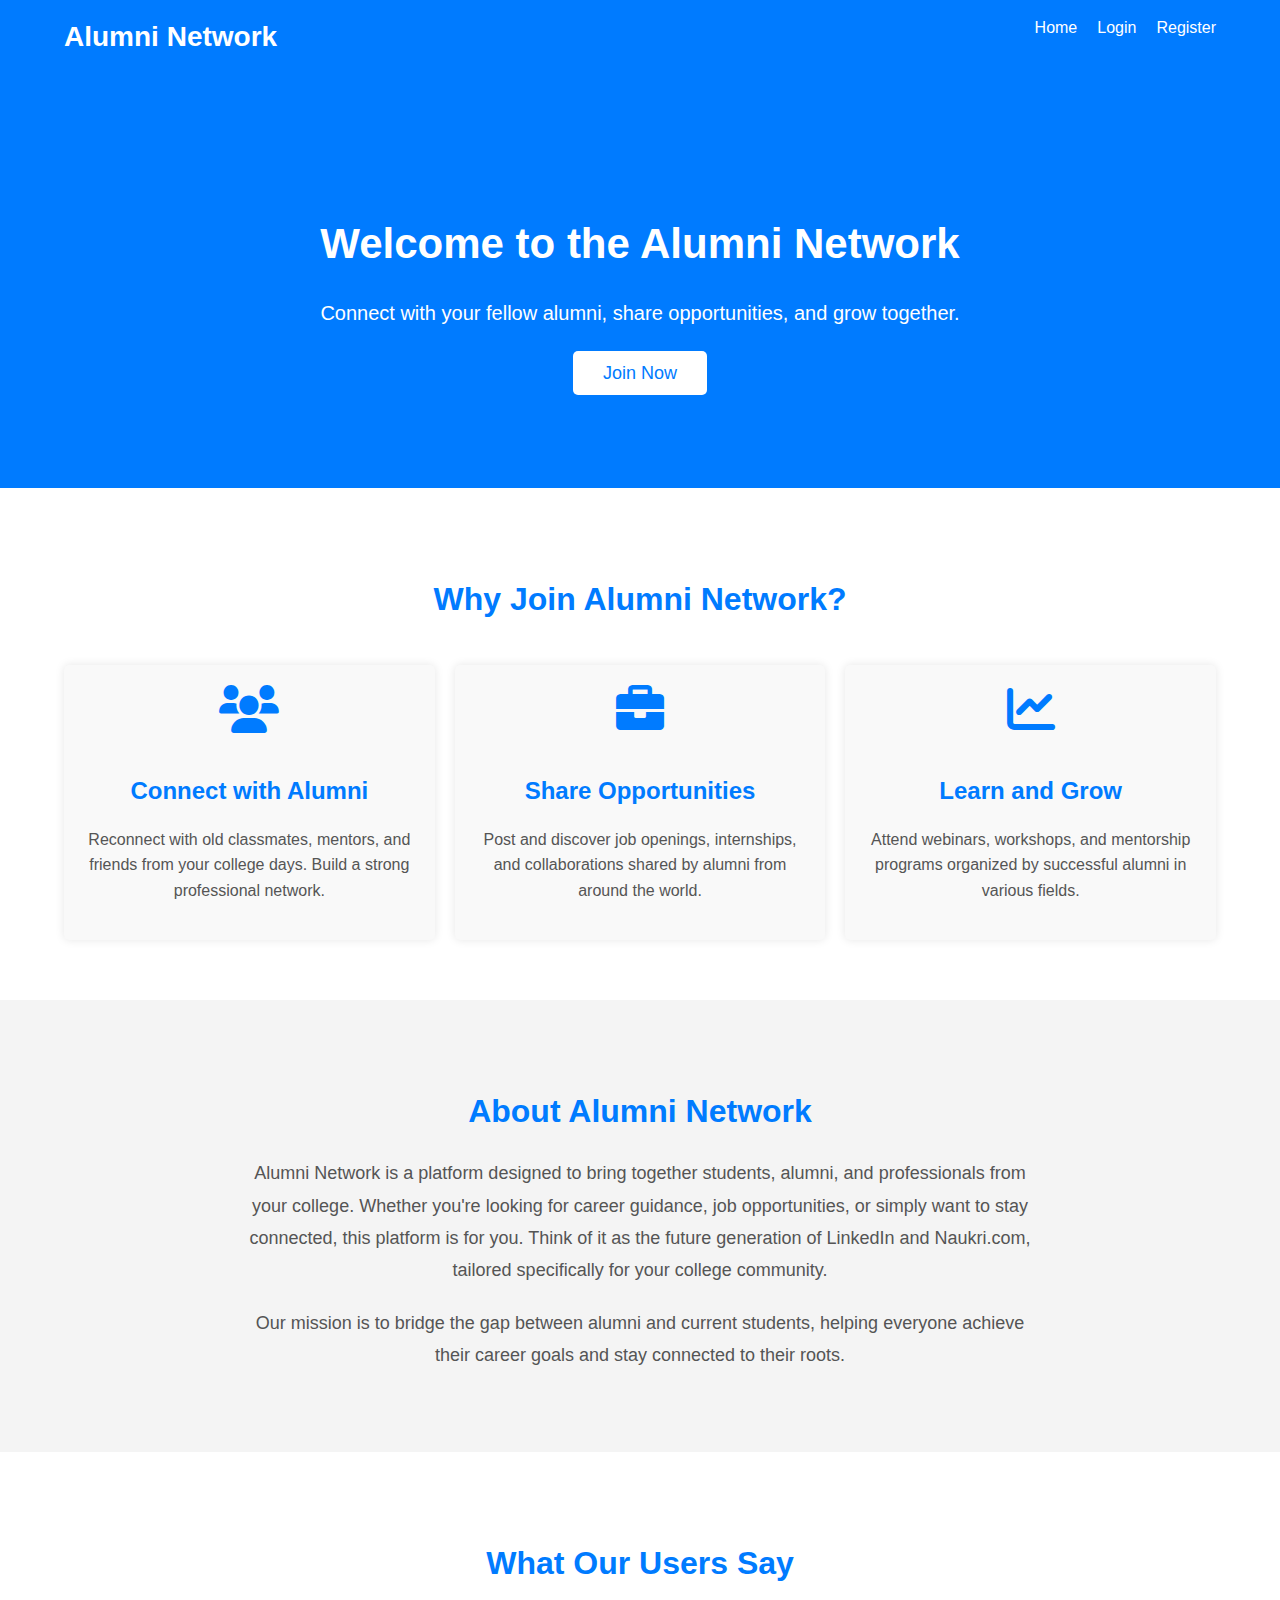
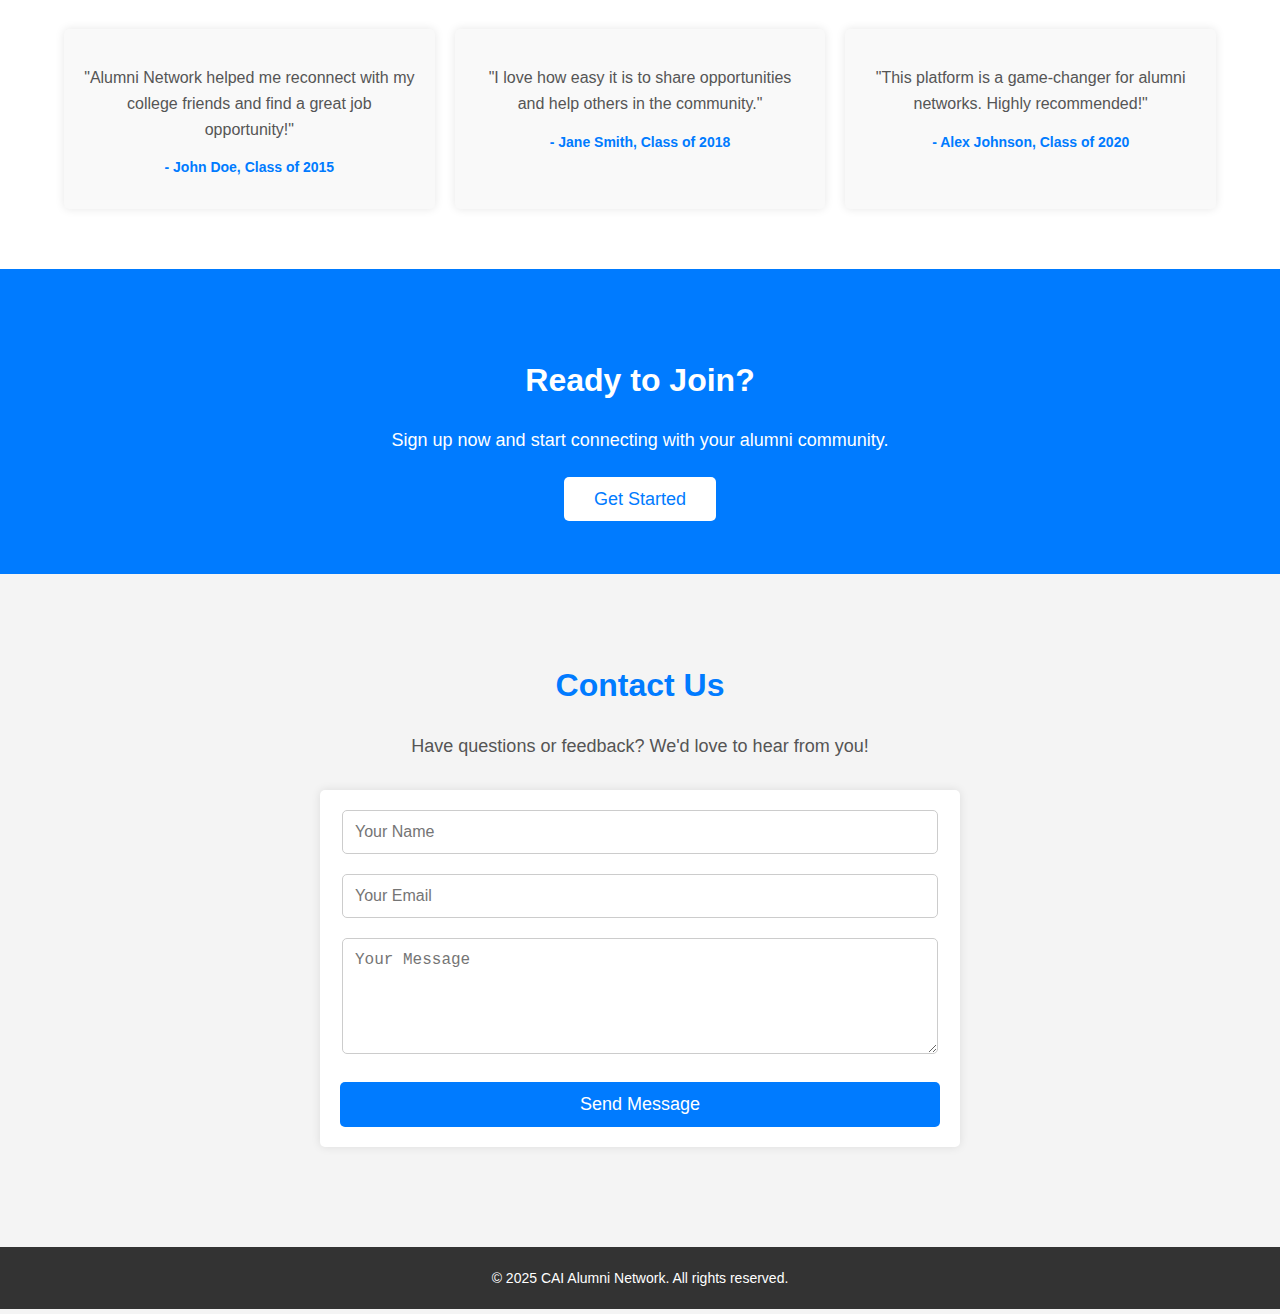
<file: index.html>
<!DOCTYPE html>
<html lang="en">
<head>
  <meta charset="UTF-8">
  <meta name="viewport" content="width=device-width, initial-scale=1.0">
  <title>Alumni Network</title>
  <link rel="stylesheet" href="css/styles.css">
  
  <!-- Add Font Awesome for Icons -->
  <link rel="stylesheet" href="https://cdnjs.cloudflare.com/ajax/libs/font-awesome/6.0.0/css/all.min.css">
</head>
<body>
  <header>
    <div class="container">
      <h1>Alumni Network</h1>
      <nav>
        <ul>
          <li><a href="index.html">Home</a></li>
          <li><a href="login.html">Login</a></li>
          <li><a href="register.html">Register</a></li>
        </ul>
      </nav>
    </div>
  </header>

  <section class="hero">
    <div class="container">
      <h2>Welcome to the Alumni Network</h2>
      <p>Connect with your fellow alumni, share opportunities, and grow together.</p>
      <a href="register.html" class="btn">Join Now</a>
    </div>
  </section>

  <section class="features">
    <div class="container">
      <h2>Why Join Alumni Network?</h2>
      <div class="feature-grid">
        <div class="feature-item">
          <i class="fas fa-users fa-3x"></i>
          <h3>Connect with Alumni</h3>
          <p>Reconnect with old classmates, mentors, and friends from your college days. Build a strong professional network.</p>
        </div>
        <div class="feature-item">
          <i class="fas fa-briefcase fa-3x"></i>
          <h3>Share Opportunities</h3>
          <p>Post and discover job openings, internships, and collaborations shared by alumni from around the world.</p>
        </div>
        <div class="feature-item">
          <i class="fas fa-chart-line fa-3x"></i>
          <h3>Learn and Grow</h3>
          <p>Attend webinars, workshops, and mentorship programs organized by successful alumni in various fields.</p>
        </div>
      </div>
    </div>
  </section>

  <section class="about">
    <div class="container">
      <h2>About Alumni Network</h2>
      <p>
        Alumni Network is a platform designed to bring together students, alumni, and professionals from your college. 
        Whether you're looking for career guidance, job opportunities, or simply want to stay connected, this platform is for you. 
        Think of it as the future generation of LinkedIn and Naukri.com, tailored specifically for your college community.
      </p>
      <p>
        Our mission is to bridge the gap between alumni and current students, helping everyone achieve their career goals 
        and stay connected to their roots.
      </p>
    </div>
  </section>

  <section class="testimonials">
    <div class="container">
      <h2>What Our Users Say</h2>
      <div class="testimonial-grid">
        <div class="testimonial-item">
          <p>"Alumni Network helped me reconnect with my college friends and find a great job opportunity!"</p>
          <p class="author">- John Doe, Class of 2015</p>
        </div>
        <div class="testimonial-item">
          <p>"I love how easy it is to share opportunities and help others in the community."</p>
          <p class="author">- Jane Smith, Class of 2018</p>
        </div>
        <div class="testimonial-item">
          <p>"This platform is a game-changer for alumni networks. Highly recommended!"</p>
          <p class="author">- Alex Johnson, Class of 2020</p>
        </div>
      </div>
    </div>
  </section>

  <section class="cta">
    <div class="container">
      <h2>Ready to Join?</h2>
      <p>Sign up now and start connecting with your alumni community.</p>
      <a href="register.html" class="btn">Get Started</a>
    </div>
  </section>

  <section class="contact">
    <div class="container">
      <h2>Contact Us</h2>
      <p>Have questions or feedback? We'd love to hear from you!</p>
      <form action="#" method="POST">
        <input type="text" name="name" placeholder="Your Name" required>
        <input type="email" name="email" placeholder="Your Email" required>
        <textarea name="message" placeholder="Your Message" rows="5" required></textarea>
        <button type="submit" class="btn">Send Message</button>
      </form>
    </div>
  </section>

  <footer>
    <div class="container">
      <p>&copy; 2025 CAI Alumni Network. All rights reserved.</p>
    </div>
  </footer>
  <script src="js/script.js"></script>
</body>
</html>
</file>
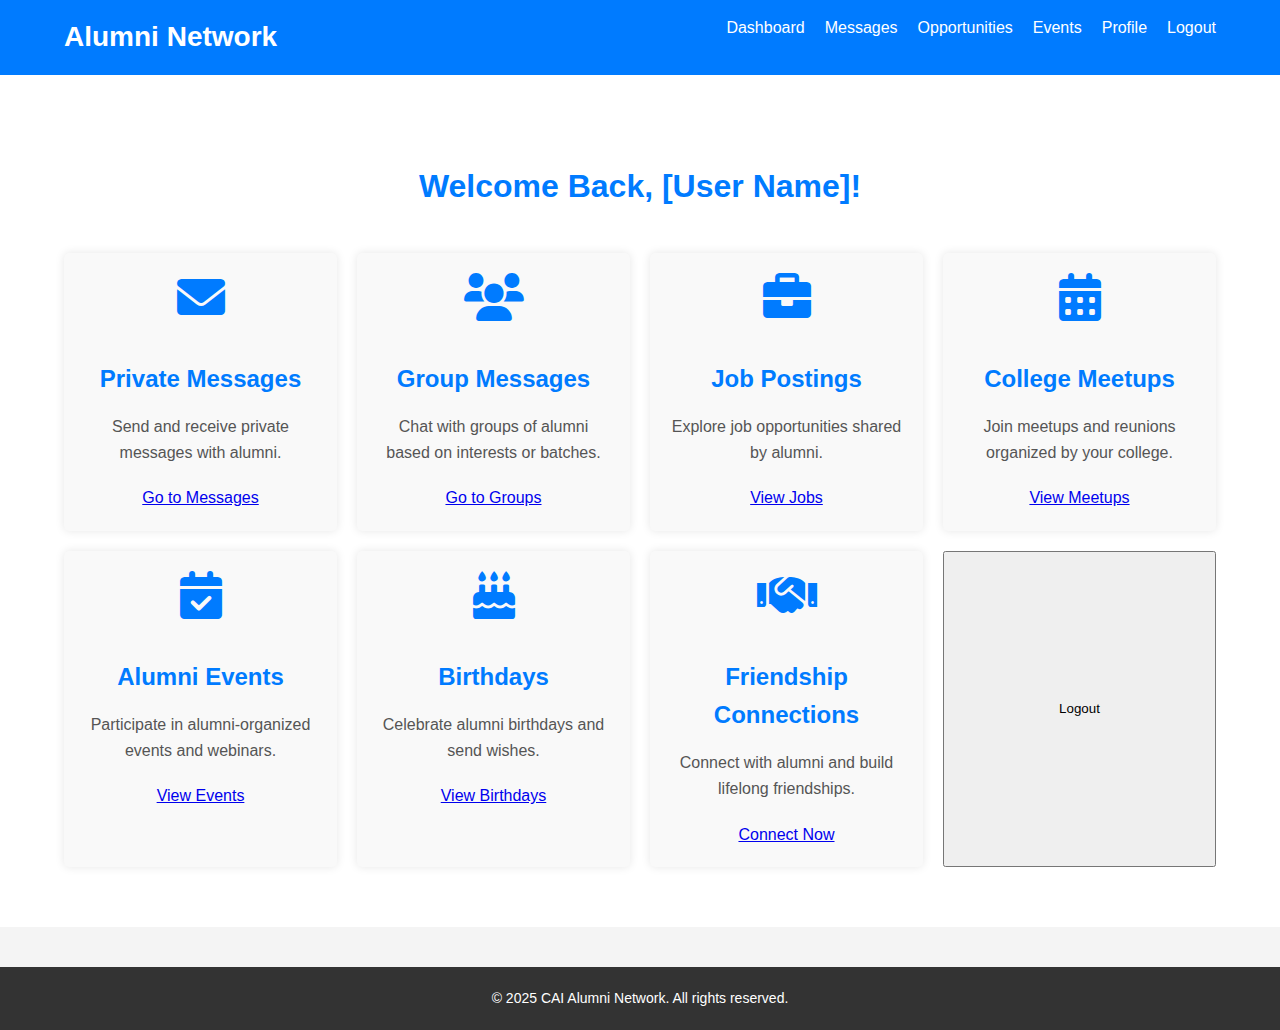
<file: dashboard.html>
<!DOCTYPE html>
<html lang="en">
<head>
  <meta charset="UTF-8">
  <meta name="viewport" content="width=device-width, initial-scale=1.0">
  <title>Dashboard - Alumni Network</title>
  <link rel="stylesheet" href="css/styles.css">
  <link rel="stylesheet" href="https://cdnjs.cloudflare.com/ajax/libs/font-awesome/6.0.0/css/all.min.css">
</head>
<body>
  <header>
    <div class="container">
      <h1>Alumni Network</h1>
      <nav>
        <ul>
          <li><a href="dashboard.html">Dashboard</a></li>
          <li><a href="messages.html">Messages</a></li>
          <li><a href="opportunities.html">Opportunities</a></li>
          <li><a href="events.html">Events</a></li>
          <li><a href="profile.html">Profile</a></li>
          <li><a href="logout.html">Logout</a></li>
        </ul>
      </nav>
    </div>
  </header>

  <section class="dashboard">
    <div class="container">
      <h2>Welcome Back, [User Name]!</h2>
      <div class="dashboard-grid">
        <!-- Private Messages -->
        <div class="dashboard-item">
          <i class="fas fa-envelope fa-3x"></i>
          <h3>Private Messages</h3>
          <p>Send and receive private messages with alumni.</p>
          <a href="messages.html" class="btn">Go to Messages</a>
        </div>

        <!-- Group Messages -->
        <div class="dashboard-item">
          <i class="fas fa-users fa-3x"></i>
          <h3>Group Messages</h3>
          <p>Chat with groups of alumni based on interests or batches.</p>
          <a href="group-messages.html" class="btn">Go to Groups</a>
        </div>

        <!-- Job Postings -->
        <div class="dashboard-item">
          <i class="fas fa-briefcase fa-3x"></i>
          <h3>Job Postings</h3>
          <p>Explore job opportunities shared by alumni.</p>
          <a href="opportunities.html" class="btn">View Jobs</a>
        </div>

        <!-- College Meetups -->
        <div class="dashboard-item">
          <i class="fas fa-calendar-alt fa-3x"></i>
          <h3>College Meetups</h3>
          <p>Join meetups and reunions organized by your college.</p>
          <a href="meetups.html" class="btn">View Meetups</a>
        </div>

        <!-- Alumni Events -->
        <div class="dashboard-item">
          <i class="fas fa-calendar-check fa-3x"></i>
          <h3>Alumni Events</h3>
          <p>Participate in alumni-organized events and webinars.</p>
          <a href="events.html" class="btn">View Events</a>
        </div>

        <!-- Birthdays -->
        <div class="dashboard-item">
          <i class="fas fa-birthday-cake fa-3x"></i>
          <h3>Birthdays</h3>
          <p>Celebrate alumni birthdays and send wishes.</p>
          <a href="birthdays.html" class="btn">View Birthdays</a>
        </div>

        <!-- Friendship Connections -->
        <div class="dashboard-item">
          <i class="fas fa-handshake fa-3x"></i>
          <h3>Friendship Connections</h3>
          <p>Connect with alumni and build lifelong friendships.</p>
          <a href="friendship.html" class="btn">Connect Now</a>
        </div>

        <button id="logoutButton" class="btn">Logout</button>
      </div>
    </div>
  </section>

  <footer>
    <div class="container">
      <p>&copy; 2025 CAI Alumni Network. All rights reserved.</p>
    </div>
  </footer>
</body>
</html>
</file>
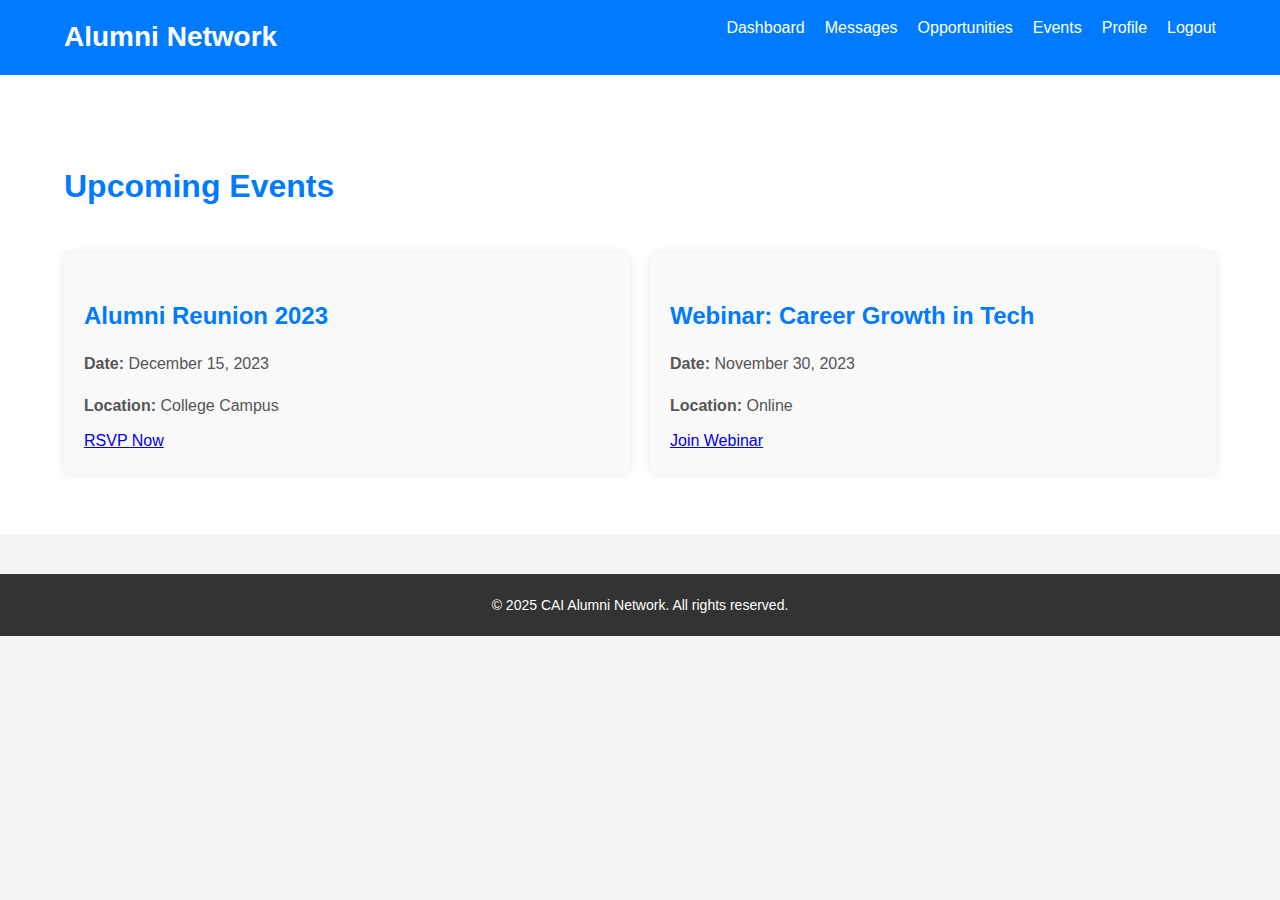
<file: events.html>
<!DOCTYPE html>
<html lang="en">
<head>
  <meta charset="UTF-8">
  <meta name="viewport" content="width=device-width, initial-scale=1.0">
  <title>Events - Alumni Network</title>
  <link rel="stylesheet" href="css/styles.css">
  <link rel="stylesheet" href="https://cdnjs.cloudflare.com/ajax/libs/font-awesome/6.0.0/css/all.min.css">
</head>
<body>
  <header>
    <div class="container">
      <h1>Alumni Network</h1>
      <nav>
        <ul>
          <li><a href="dashboard.html">Dashboard</a></li>
          <li><a href="messages.html">Messages</a></li>
          <li><a href="opportunities.html">Opportunities</a></li>
          <li><a href="events.html">Events</a></li>
          <li><a href="profile.html">Profile</a></li>
          <li><a href="logout.html">Logout</a></li>
        </ul>
      </nav>
    </div>
  </header>

  <section class="events">
    <div class="container">
      <h2>Upcoming Events</h2>
      <div class="event-list">
        <div class="event-item">
          <h3>Alumni Reunion 2023</h3>
          <p><strong>Date:</strong> December 15, 2023</p>
          <p><strong>Location:</strong> College Campus</p>
          <a href="#" class="btn">RSVP Now</a>
        </div>
        <div class="event-item">
          <h3>Webinar: Career Growth in Tech</h3>
          <p><strong>Date:</strong> November 30, 2023</p>
          <p><strong>Location:</strong> Online</p>
          <a href="#" class="btn">Join Webinar</a>
        </div>
      </div>
    </div>
  </section>

  <footer>
    <div class="container">
      <p>&copy; 2025 CAI Alumni Network. All rights reserved.</p>
    </div>
  </footer>
</body>
</html>
</file>
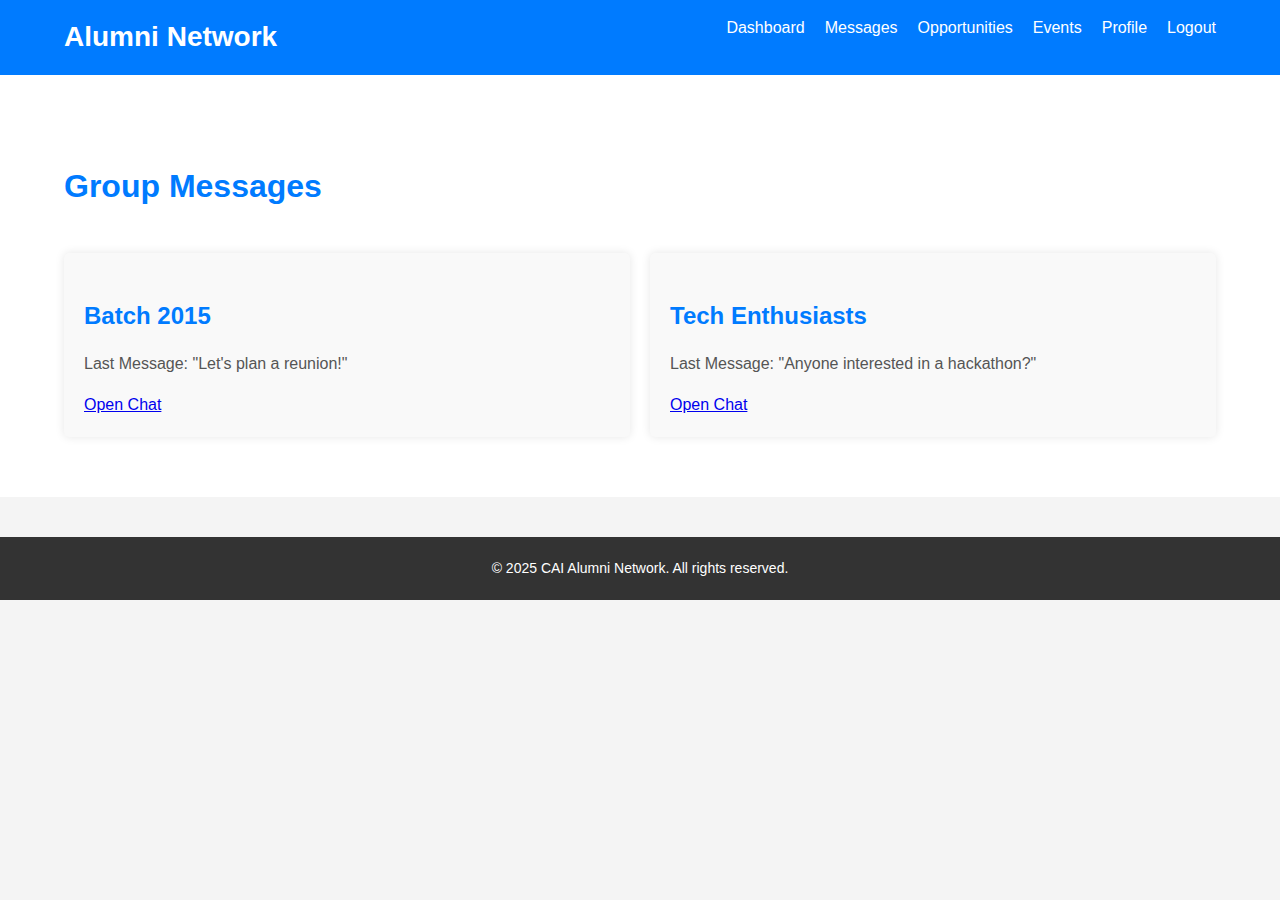
<file: group-messages.html>
<!DOCTYPE html>
<html lang="en">
<head>
  <meta charset="UTF-8">
  <meta name="viewport" content="width=device-width, initial-scale=1.0">
  <title>Group Messages - Alumni Network</title>
  <link rel="stylesheet" href="css/styles.css">
  <link rel="stylesheet" href="https://cdnjs.cloudflare.com/ajax/libs/font-awesome/6.0.0/css/all.min.css">
</head>
<body>
  <header>
    <div class="container">
      <h1>Alumni Network</h1>
      <nav>
        <ul>
          <li><a href="dashboard.html">Dashboard</a></li>
          <li><a href="messages.html">Messages</a></li>
          <li><a href="opportunities.html">Opportunities</a></li>
          <li><a href="events.html">Events</a></li>
          <li><a href="profile.html">Profile</a></li>
          <li><a href="logout.html">Logout</a></li>
        </ul>
      </nav>
    </div>
  </header>

  <section class="group-messages">
    <div class="container">
      <h2>Group Messages</h2>
      <div class="group-list">
        <div class="group-item">
          <h3>Batch 2015</h3>
          <p>Last Message: "Let's plan a reunion!"</p>
          <a href="#" class="btn">Open Chat</a>
        </div>
        <div class="group-item">
          <h3>Tech Enthusiasts</h3>
          <p>Last Message: "Anyone interested in a hackathon?"</p>
          <a href="#" class="btn">Open Chat</a>
        </div>
      </div>
    </div>
  </section>

  <footer>
    <div class="container">
      <p>&copy; 2025 CAI Alumni Network. All rights reserved.</p>
    </div>
  </footer>
</body>
</html>
</file>
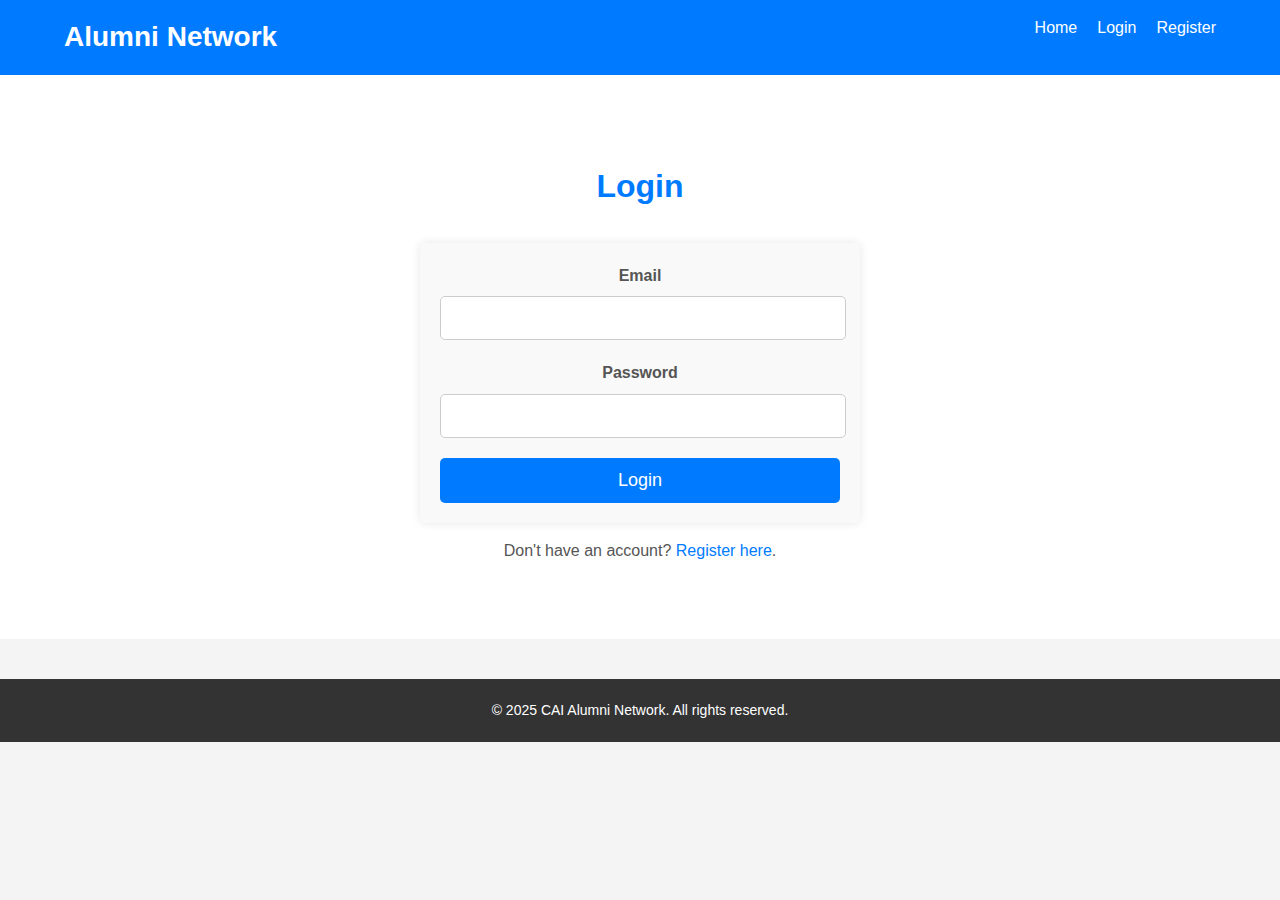
<file: login.html>
<!DOCTYPE html>
<html lang="en">
<head>
  <meta charset="UTF-8">
  <meta name="viewport" content="width=device-width, initial-scale=1.0">
  <title>Login - Alumni Network</title>
  <link rel="stylesheet" href="css/styles.css">
  <link rel="stylesheet" href="https://cdnjs.cloudflare.com/ajax/libs/font-awesome/6.0.0/css/all.min.css">
</head>
<body>
  <header>
    <div class="container">
      <h1>Alumni Network</h1>
      <nav>
        <ul>
          <li><a href="index.html">Home</a></li>
          <li><a href="login.html">Login</a></li>
          <li><a href="register.html">Register</a></li>
        </ul>
      </nav>
    </div>
  </header>

  <section class="form-section">
    <div class="container">
      <h2>Login</h2>
      <form id="loginForm">
        <label for="email">Email</label>
        <input type="email" id="email" name="email" required>
        
        <label for="password">Password</label>
        <input type="password" id="password" name="password" required>
        
        <button type="submit" class="btn">Login</button>
      </form>
      <p>Don't have an account? <a href="register.html">Register here</a>.</p>
    </div>
  </section>

  <footer>
    <div class="container">
      <p>&copy; 2025 CAI Alumni Network. All rights reserved.</p>
    </div>
  </footer>

  <script src="js/script.js"></script>
</body>
</html>
</file>
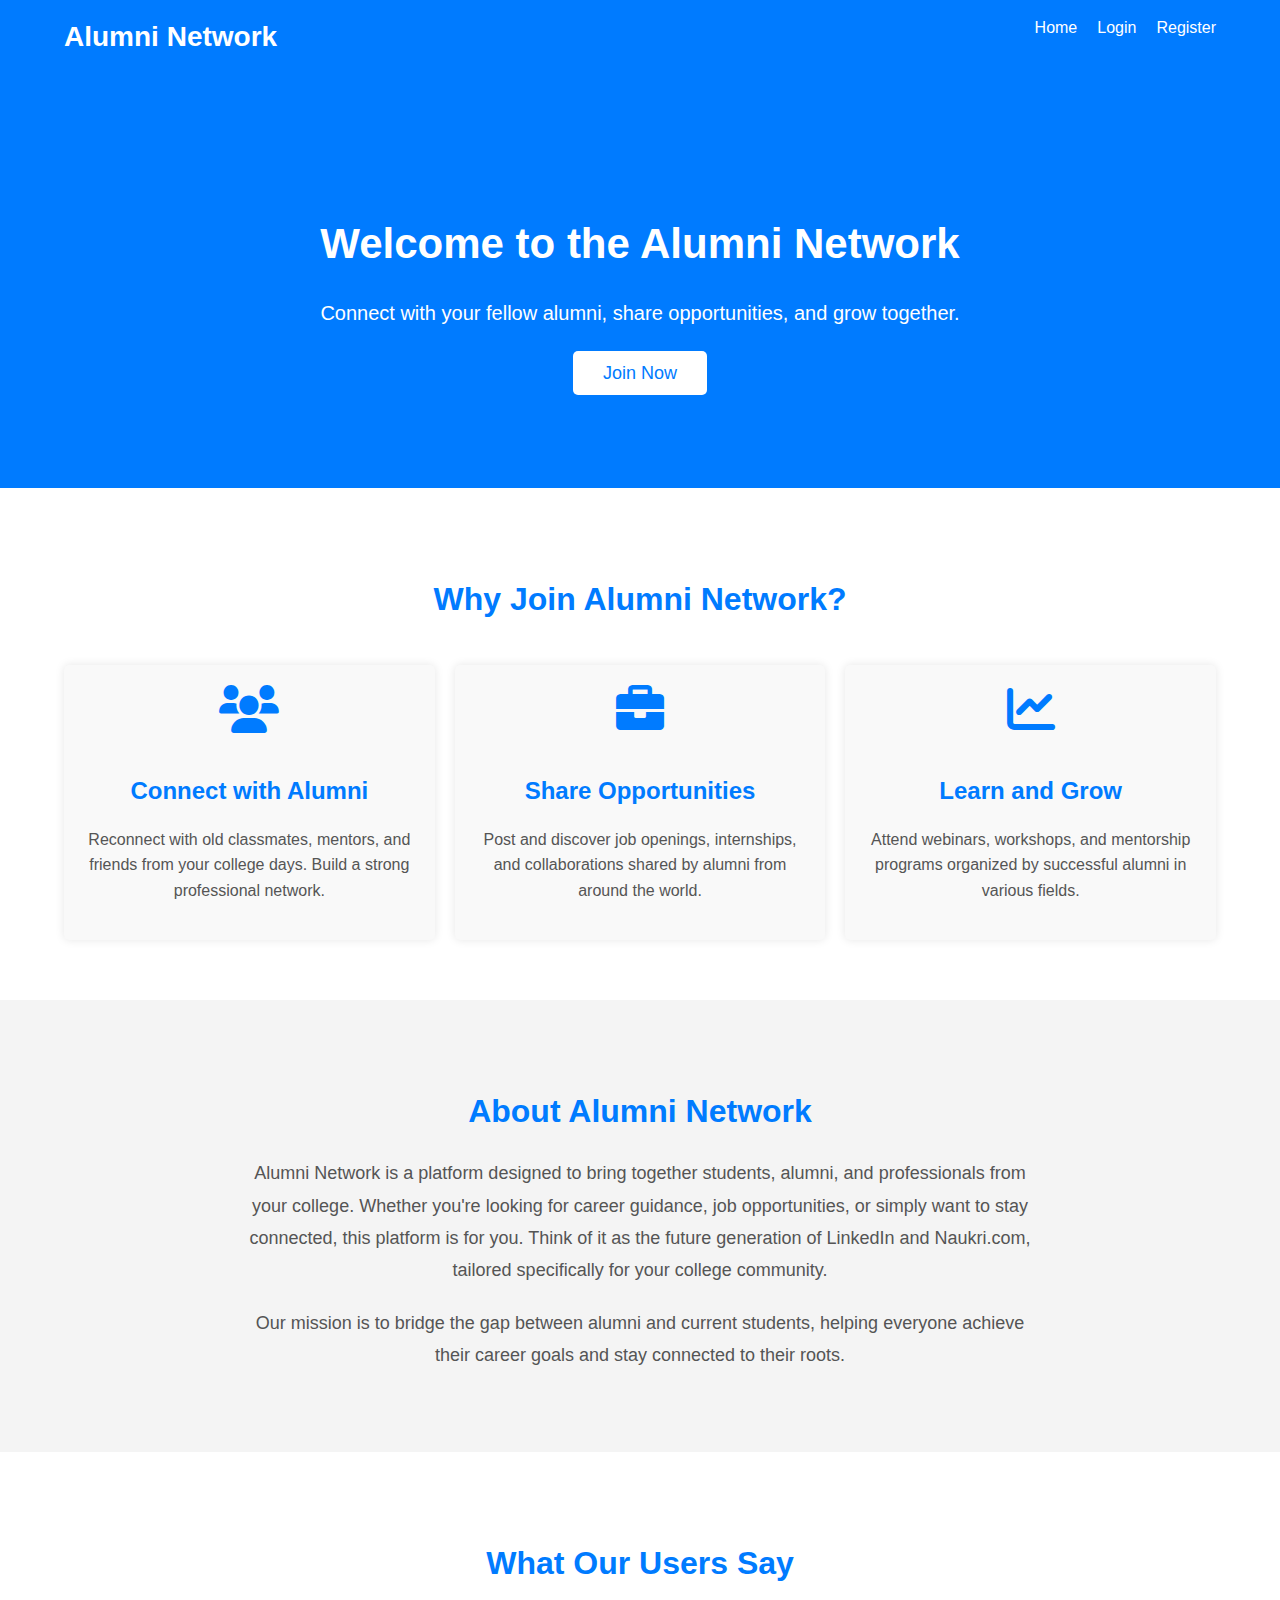
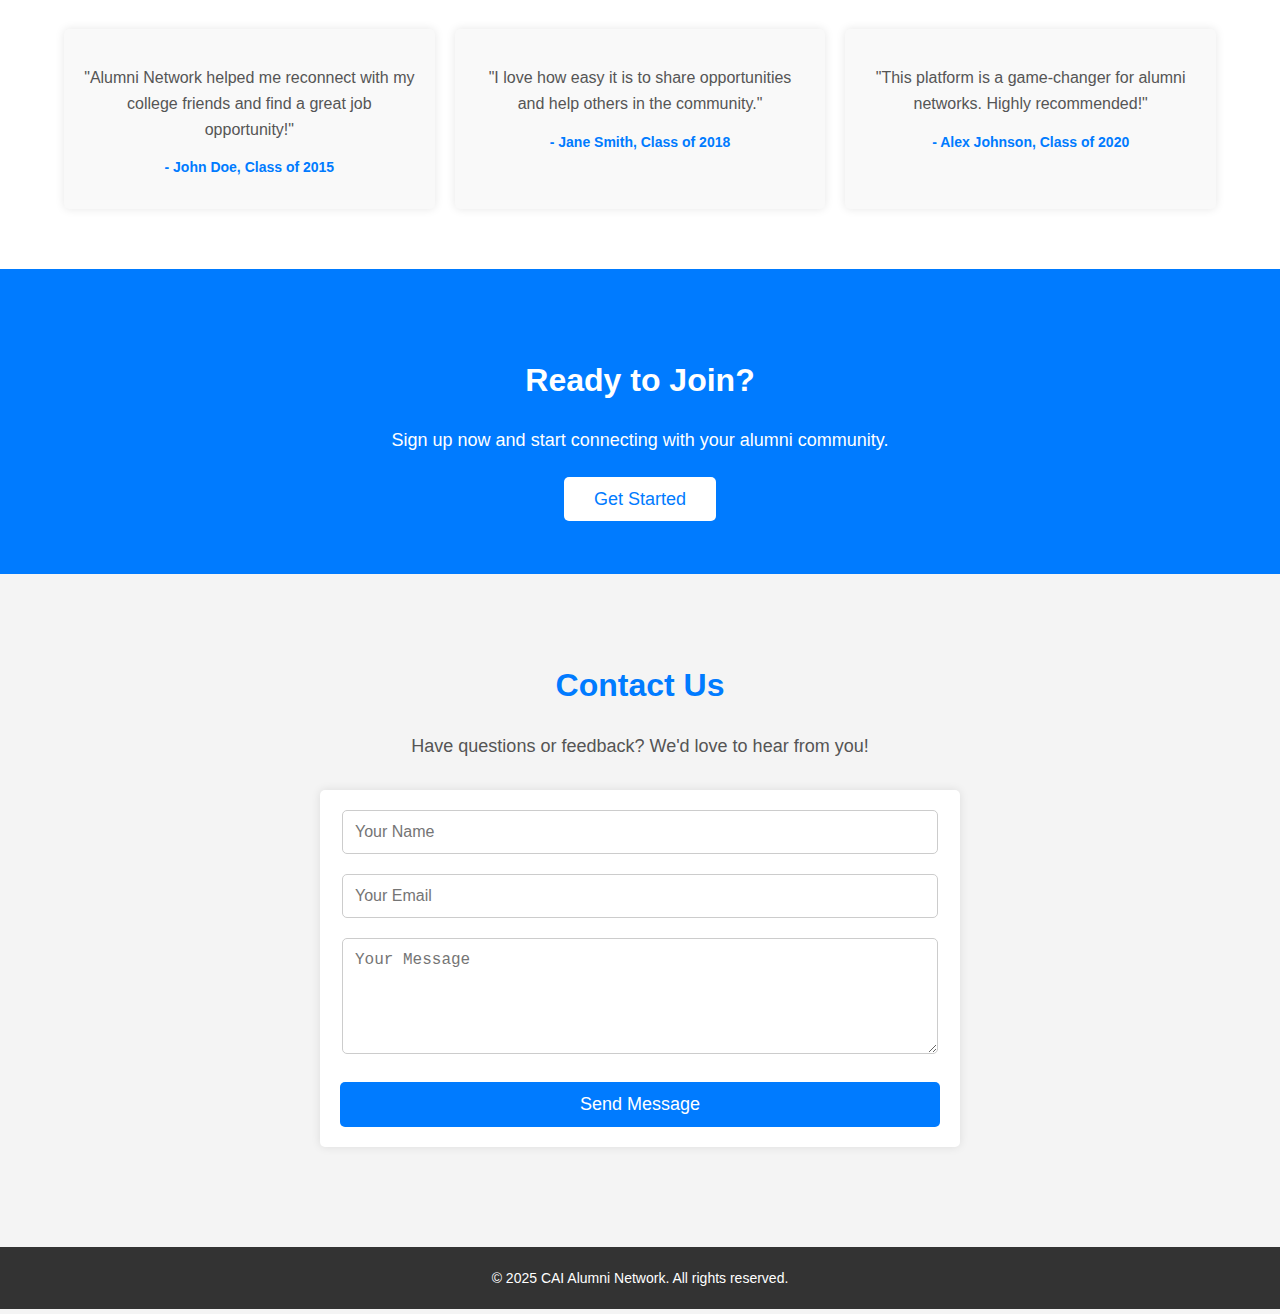
<file: logout.html>
<!DOCTYPE html>
<html lang="en">
<head>
  <meta charset="UTF-8">
  <meta name="viewport" content="width=device-width, initial-scale=1.0">
  <title>Logout - Alumni Network</title>
  <link rel="stylesheet" href="css/styles.css">
  <link rel="stylesheet" href="https://cdnjs.cloudflare.com/ajax/libs/font-awesome/6.0.0/css/all.min.css">
  <script src="js/script.js"></script>
</head>
<body>
  <header>
    <div class="container">
      <h1>Alumni Network</h1>
      <nav>
        <ul>
          <li><a href="dashboard.html">Dashboard</a></li>
          <li><a href="messages.html">Messages</a></li>
          <li><a href="opportunities.html">Opportunities</a></li>
          <li><a href="events.html">Events</a></li>
          <li><a href="profile.html">Profile</a></li>
          <li><a href="logout.html">Logout</a></li>
        </ul>
      </nav>
    </div>
  </header>

  <section class="logout">
    <div class="container">
      <h2>Logging Out...</h2>
      <p>You are being logged out. Please wait...</p>
    </div>
  </section>

  <footer>
    <div class="container">
      <p>&copy; 2025 CAI Alumni Network. All rights reserved.</p>
    </div>
  </footer>

  <script>
    // Automatically log out when this page loads
    logout();
  </script>
</body>
</html>
</file>
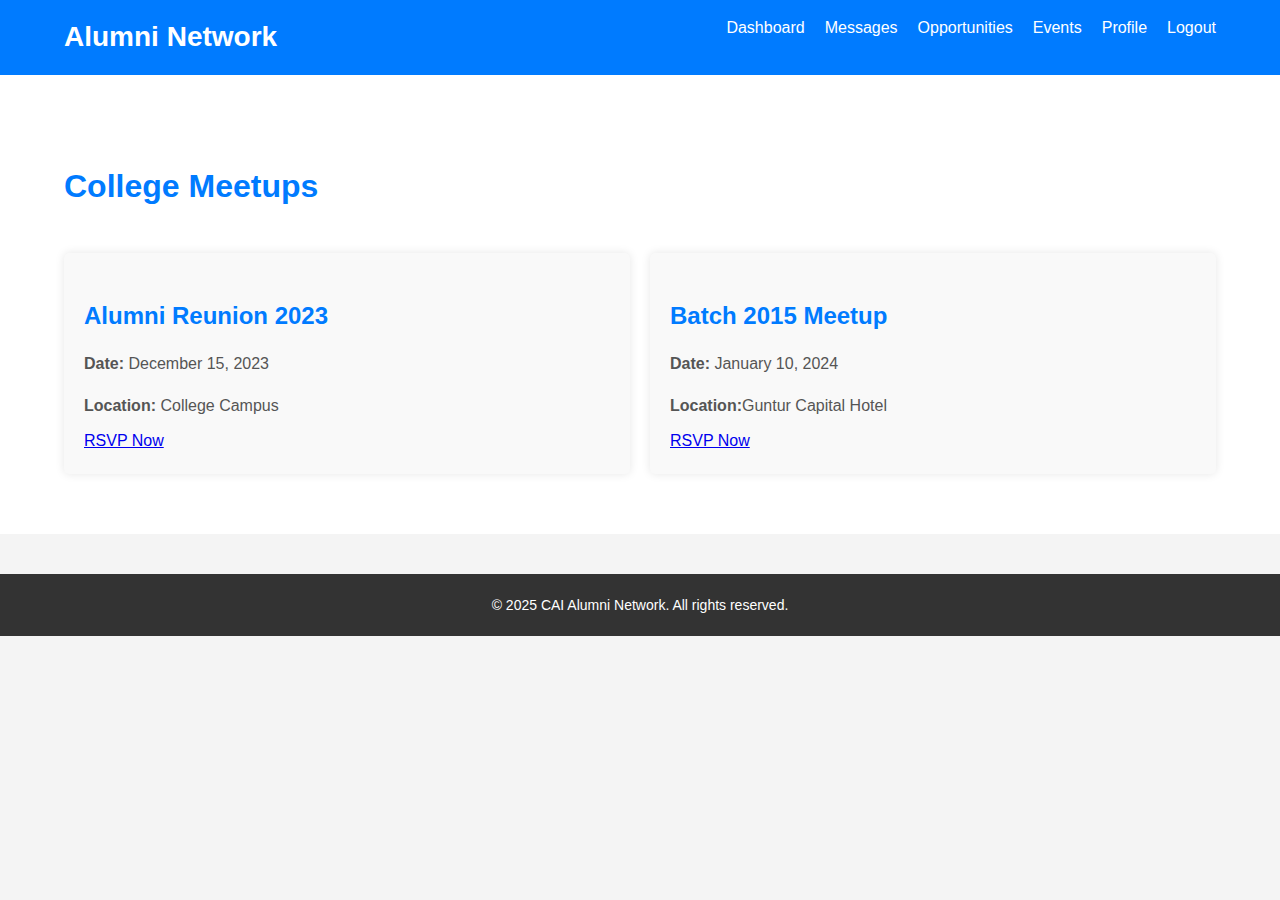
<file: meetups.html>
<!DOCTYPE html>
<html lang="en">
<head>
  <meta charset="UTF-8">
  <meta name="viewport" content="width=device-width, initial-scale=1.0">
  <title>Meetups - Alumni Network</title>
  <link rel="stylesheet" href="css/styles.css">
  <link rel="stylesheet" href="https://cdnjs.cloudflare.com/ajax/libs/font-awesome/6.0.0/css/all.min.css">
</head>
<body>
  <header>
    <div class="container">
      <h1>Alumni Network</h1>
      <nav>
        <ul>
          <li><a href="dashboard.html">Dashboard</a></li>
          <li><a href="messages.html">Messages</a></li>
          <li><a href="opportunities.html">Opportunities</a></li>
          <li><a href="events.html">Events</a></li>
          <li><a href="profile.html">Profile</a></li>
          <li><a href="logout.html">Logout</a></li>
        </ul>
      </nav>
    </div>
  </header>

  <section class="meetups">
    <div class="container">
      <h2>College Meetups</h2>
      <div class="meetup-list">
        <div class="meetup-item">
          <h3>Alumni Reunion 2023</h3>
          <p><strong>Date:</strong> December 15, 2023</p>
          <p><strong>Location:</strong> College Campus</p>
          <a href="#" class="btn">RSVP Now</a>
        </div>
        <div class="meetup-item">
          <h3>Batch 2015 Meetup</h3>
          <p><strong>Date:</strong> January 10, 2024</p>
          <p><strong>Location:</strong>Guntur Capital Hotel</p>
          <a href="#" class="btn">RSVP Now</a>
        </div>
      </div>
    </div>
  </section>

  <footer>
    <div class="container">
      <p>&copy; 2025 CAI Alumni Network. All rights reserved.</p>
    </div>
  </footer>
</body>
</html>
</file>
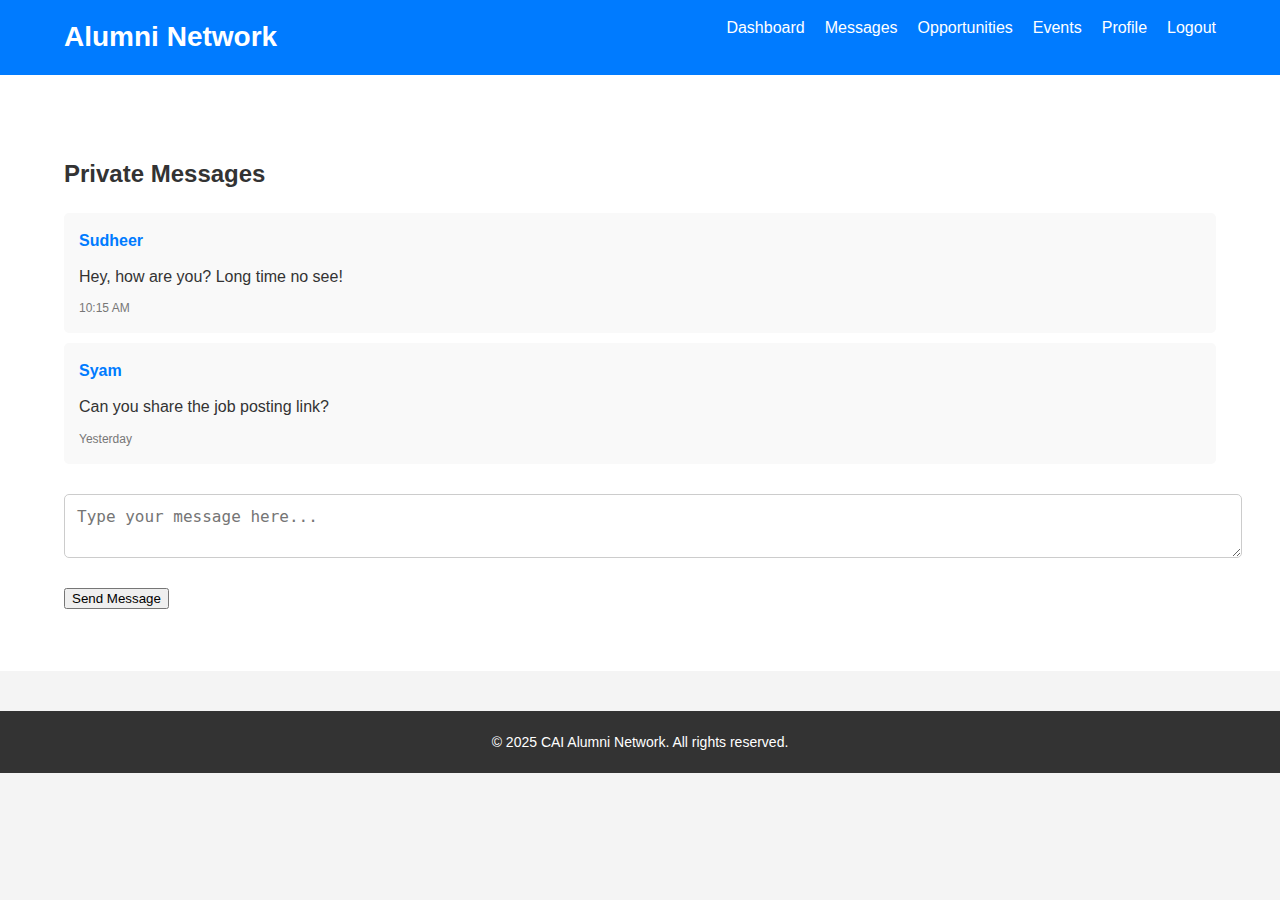
<file: messages.html>
<!DOCTYPE html>
<html lang="en">
<head>
  <meta charset="UTF-8">
  <meta name="viewport" content="width=device-width, initial-scale=1.0">
  <title>Messages - Alumni Network</title>
  <link rel="stylesheet" href="css/styles.css">
  <link rel="stylesheet" href="https://cdnjs.cloudflare.com/ajax/libs/font-awesome/6.0.0/css/all.min.css">
</head>
<body>
  <header>
    <div class="container">
      <h1>Alumni Network</h1>
      <nav>
        <ul>
          <li><a href="dashboard.html">Dashboard</a></li>
          <li><a href="messages.html">Messages</a></li>
          <li><a href="opportunities.html">Opportunities</a></li>
          <li><a href="events.html">Events</a></li>
          <li><a href="profile.html">Profile</a></li>
          <li><a href="logout.html">Logout</a></li>
        </ul>
      </nav>
    </div>
  </header>

  <section class="messages">
    <div class="container">
      <h2>Private Messages</h2>
      <div class="message-list">
        <div class="message-item">
          <div class="message-sender">Sudheer</div>
          <div class="message-content">Hey, how are you? Long time no see!</div>
          <div class="message-time">10:15 AM</div>
        </div>
        <div class="message-item">
          <div class="message-sender">Syam</div>
          <div class="message-content">Can you share the job posting link?</div>
          <div class="message-time">Yesterday</div>
        </div>
      </div>
      <form class="message-form">
        <textarea placeholder="Type your message here..." required></textarea>
        <button type="submit" class="btn">Send Message</button>
      </form>
    </div>
  </section>

  <footer>
    <div class="container">
      <p>&copy; 2025 CAI Alumni Network. All rights reserved.</p>
    </div>
  </footer>
</body>
</html>
</file>
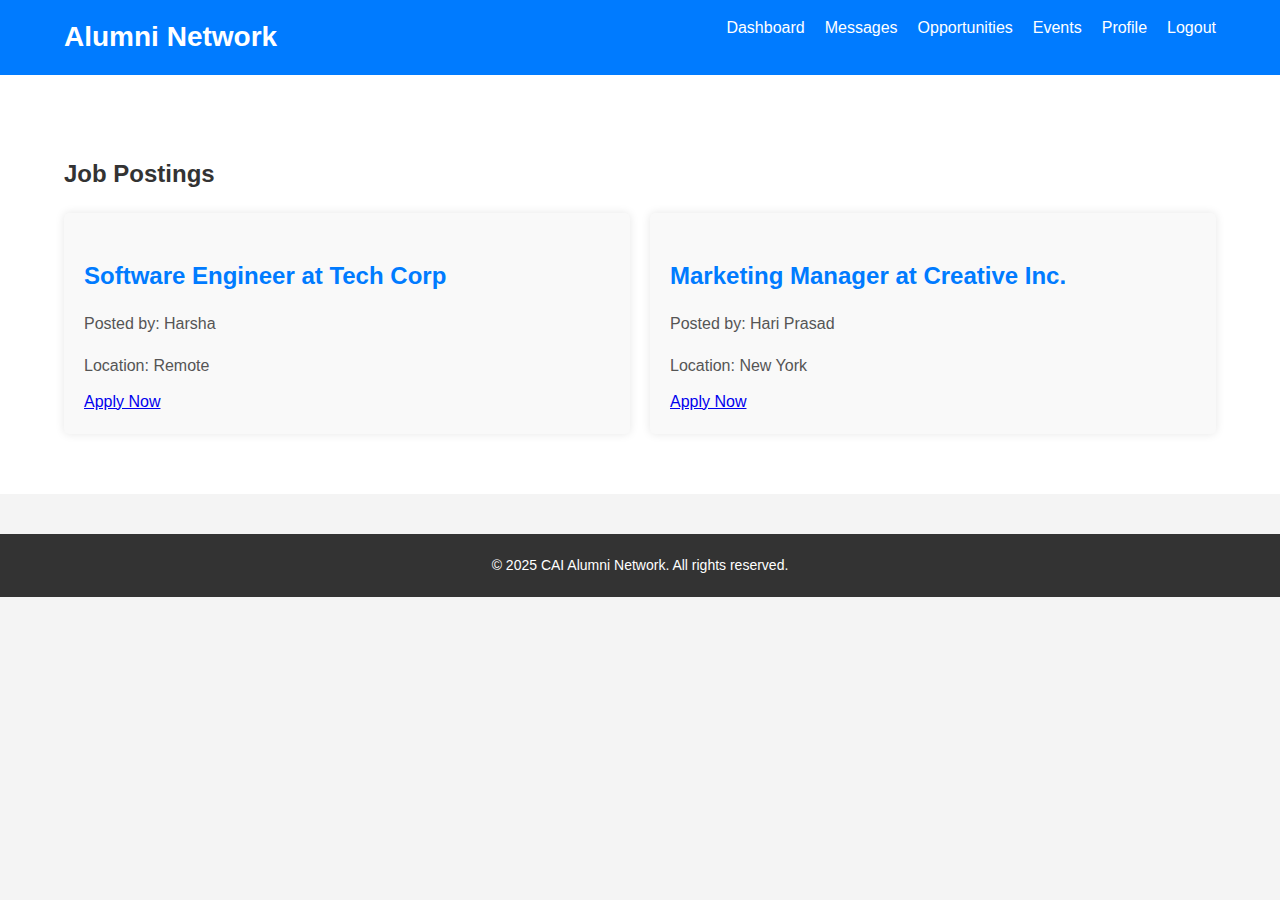
<file: opportunities.html>
<!DOCTYPE html>
<html lang="en">
<head>
  <meta charset="UTF-8">
  <meta name="viewport" content="width=device-width, initial-scale=1.0">
  <title>Opportunities - Alumni Network</title>
  <link rel="stylesheet" href="css/styles.css">
  <link rel="stylesheet" href="https://cdnjs.cloudflare.com/ajax/libs/font-awesome/6.0.0/css/all.min.css">
</head>
<body>
  <header>
    <div class="container">
      <h1>Alumni Network</h1>
      <nav>
        <ul>
          <li><a href="dashboard.html">Dashboard</a></li>
          <li><a href="messages.html">Messages</a></li>
          <li><a href="opportunities.html">Opportunities</a></li>
          <li><a href="events.html">Events</a></li>
          <li><a href="profile.html">Profile</a></li>
          <li><a href="logout.html">Logout</a></li>
        </ul>
      </nav>
    </div>
  </header>

  <section class="opportunities">
    <div class="container">
      <h2>Job Postings</h2>
      <div class="opportunity-list">
        <div class="opportunity-item">
          <h3>Software Engineer at Tech Corp</h3>
          <p>Posted by: Harsha</p>
          <p>Location: Remote</p>
          <a href="#" class="btn">Apply Now</a>
        </div>
        <div class="opportunity-item">
          <h3>Marketing Manager at Creative Inc.</h3>
          <p>Posted by: Hari Prasad</p>
          <p>Location: New York</p>
          <a href="#" class="btn">Apply Now</a>
        </div>
      </div>
    </div>
  </section>

  <footer>
    <div class="container">
      <p>&copy; 2025 CAI Alumni Network. All rights reserved.</p>
    </div>
  </footer>
</body>
</html>
</file>
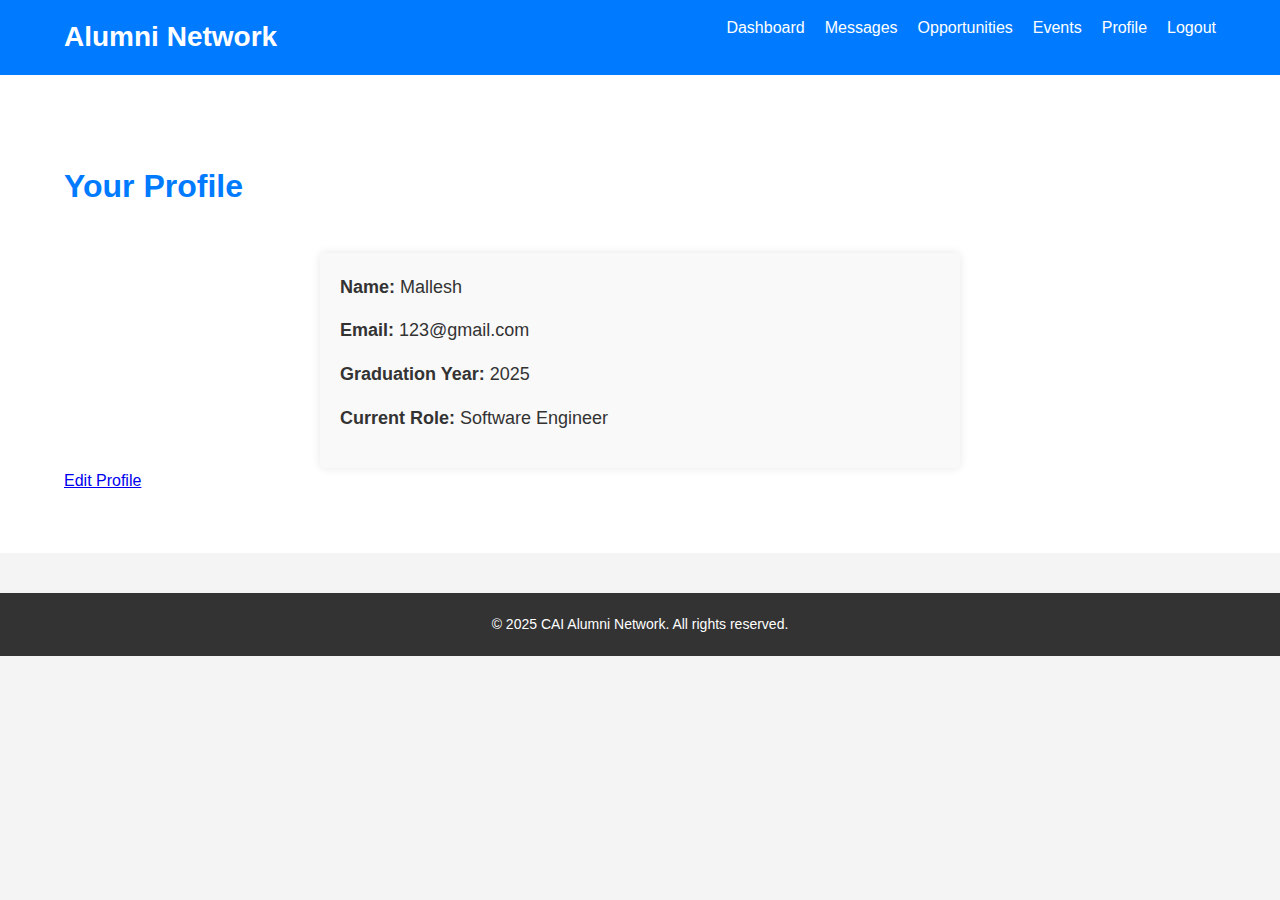
<file: profile.html>
<!DOCTYPE html>
<html lang="en">
<head>
  <meta charset="UTF-8">
  <meta name="viewport" content="width=device-width, initial-scale=1.0">
  <title>Profile - Alumni Network</title>
  <link rel="stylesheet" href="css/styles.css">
  <link rel="stylesheet" href="https://cdnjs.cloudflare.com/ajax/libs/font-awesome/6.0.0/css/all.min.css">
</head>
<body>
  <header>
    <div class="container">
      <h1>Alumni Network</h1>
      <nav>
        <ul>
          <li><a href="dashboard.html">Dashboard</a></li>
          <li><a href="messages.html">Messages</a></li>
          <li><a href="opportunities.html">Opportunities</a></li>
          <li><a href="events.html">Events</a></li>
          <li><a href="profile.html">Profile</a></li>
          <li><a href="logout.html">Logout</a></li>
        </ul>
      </nav>
    </div>
  </header>

  <section class="profile">
    <div class="container">
      <h2>Your Profile</h2>
      <div class="profile-details">
        <div class="profile-item">
          <strong>Name:</strong> Mallesh
        </div>
        <div class="profile-item">
          <strong>Email:</strong> 123@gmail.com
        </div>
        <div class="profile-item">
          <strong>Graduation Year:</strong> 2025
        </div>
        <div class="profile-item">
          <strong>Current Role:</strong> Software Engineer
        </div>
      </div>
      <a href="#" class="btn">Edit Profile</a>
    </div>
  </section>

  <footer>
    <div class="container">
      <p>&copy; 2025 CAI Alumni Network. All rights reserved.</p>
    </div>
  </footer>
</body>
</html>
</file>
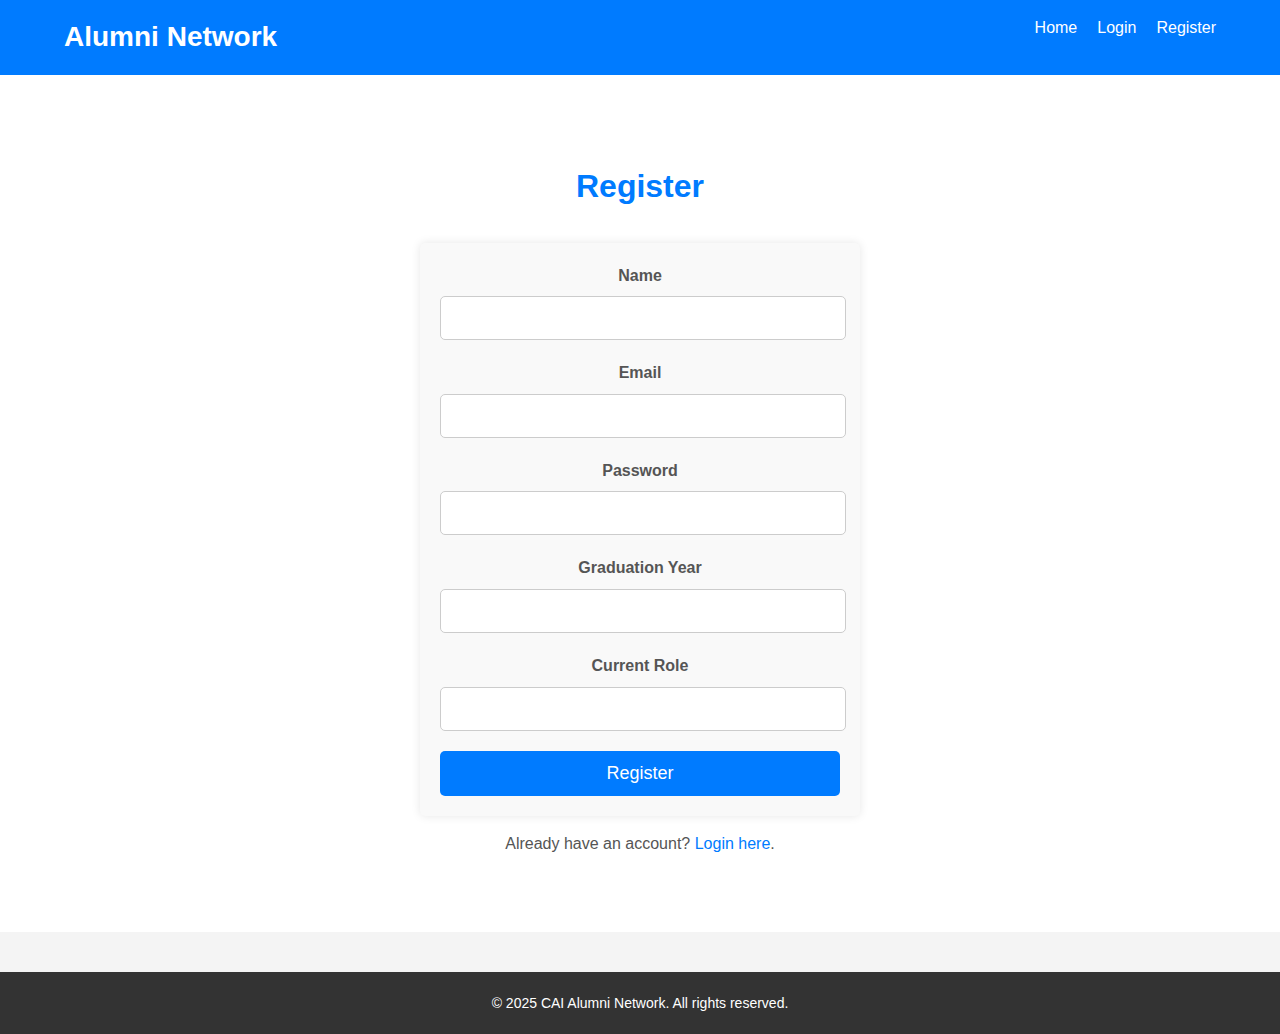
<file: register.html>
<!DOCTYPE html>
<html lang="en">
<head>
  <meta charset="UTF-8">
  <meta name="viewport" content="width=device-width, initial-scale=1.0">
  <title>Register - Alumni Network</title>
  <link rel="stylesheet" href="css/styles.css">
  <link rel="stylesheet" href="https://cdnjs.cloudflare.com/ajax/libs/font-awesome/6.0.0/css/all.min.css">
</head>
<body>
  <header>
    <div class="container">
      <h1>Alumni Network</h1>
      <nav>
        <ul>
          <li><a href="index.html">Home</a></li>
          <li><a href="login.html">Login</a></li>
          <li><a href="register.html">Register</a></li>
        </ul>
      </nav>
    </div>
  </header>

  <section class="form-section">
    <div class="container">
      <h2>Register</h2>
      <form id="registerForm">
        <label for="name">Name</label>
        <input type="text" id="name" name="name" required>
        
        <label for="email">Email</label>
        <input type="email" id="email" name="email" required>
        
        <label for="password">Password</label>
        <input type="password" id="password" name="password" required>
        
        <label for="graduationYear">Graduation Year</label>
        <input type="number" id="graduationYear" name="graduationYear" required>
        
        <label for="currentRole">Current Role</label>
        <input type="text" id="currentRole" name="currentRole">
        
        <button type="submit" class="btn">Register</button>
      </form>
      <p>Already have an account? <a href="login.html">Login here</a>.</p>
    </div>
  </section>

  <footer>
    <div class="container">
      <p>&copy; 2025 CAI Alumni Network. All rights reserved.</p>
    </div>
  </footer>
</body>
</html>
</file>
<file: css/styles.css>
/* General Styles */
body {
    font-family: 'Arial', sans-serif;
    margin: 0;
    padding: 0;
    line-height: 1.6;
    color: #333;
    background-color: #f4f4f4;
  }
  
  .container {
    width: 90%;
    max-width: 1200px;
    margin: 0 auto;
  }
  
  /* Header */
  header {
    background: #007BFF;
    color: #fff;
    padding: 15px 0;
    box-shadow: 0 2px 5px rgba(0, 0, 0, 0.1);
  }
  
  header h1 {
    margin: 0;
    font-size: 28px;
    display: inline-block;
  }
  
  nav {
    display: inline-block;
    float: right;
  }
  
  nav ul {
    list-style: none;
    padding: 0;
    margin: 0;
    display: flex;
    align-items: center;
  }
  
  nav ul li {
    margin-left: 20px;
  }
  
  nav ul li a {
    color: #fff;
    text-decoration: none;
    font-size: 16px;
    transition: color 0.3s ease;
  }
  
  nav ul li a:hover {
    color: #f0f0f0;
  }
  
  /* Hero Section */
  .hero {
    background: #007BFF;
    color: #fff;
    padding: 100px 0;
    text-align: center;
  }
  
  .hero h2 {
    font-size: 42px;
    margin-bottom: 20px;
  }
  
  .hero p {
    font-size: 20px;
    margin-bottom: 30px;
  }
  
  .hero .btn {
    background: #fff;
    color: #007BFF;
    padding: 12px 30px;
    text-decoration: none;
    border-radius: 5px;
    font-size: 18px;
    transition: background 0.3s ease, color 0.3s ease;
  }
  
  .hero .btn:hover {
    background: #f0f0f0;
    color: #0056b3;
  }
  
  /* Features Section */
  .features {
    padding: 60px 0;
    background: #fff;
    text-align: center;
  }
  
  .features h2 {
    font-size: 32px;
    margin-bottom: 40px;
    color: #007BFF;
  }
  
  .feature-grid {
    display: flex;
    justify-content: space-between;
    gap: 20px;
  }
  
  .feature-item {
    flex: 1;
    padding: 20px;
    background: #f9f9f9;
    border-radius: 5px;
    box-shadow: 0 0 10px rgba(0, 0, 0, 0.1);
    transition: transform 0.3s ease;
  }
  
  .feature-item:hover {
    transform: translateY(-10px);
  }
  
  .feature-item i {
    color: #007BFF;
    margin-bottom: 15px;
  }
  
  .feature-item h3 {
    font-size: 24px;
    margin-bottom: 15px;
    color: #007BFF;
  }
  
  .feature-item p {
    font-size: 16px;
    color: #555;
  }
  
  /* About Section */
  .about {
    padding: 60px 0;
    background: #f4f4f4;
    text-align: center;
  }
  
  .about h2 {
    font-size: 32px;
    margin-bottom: 20px;
    color: #007BFF;
  }
  
  .about p {
    font-size: 18px;
    color: #555;
    max-width: 800px;
    margin: 0 auto 20px;
    line-height: 1.8;
  }
  
  /* Testimonials Section */
  .testimonials {
    padding: 60px 0;
    background: #fff;
    text-align: center;
  }
  
  .testimonials h2 {
    font-size: 32px;
    margin-bottom: 40px;
    color: #007BFF;
  }
  
  .testimonial-grid {
    display: flex;
    justify-content: space-between;
    gap: 20px;
  }
  
  .testimonial-item {
    flex: 1;
    padding: 20px;
    background: #f9f9f9;
    border-radius: 5px;
    box-shadow: 0 0 10px rgba(0, 0, 0, 0.1);
  }
  
  .testimonial-item p {
    font-size: 16px;
    color: #555;
    margin-bottom: 10px;
  }
  
  .testimonial-item .author {
    font-size: 14px;
    color: #007BFF;
    font-weight: bold;
  }
  
  /* Call-to-Action Section */
  .cta {
    padding: 60px 0;
    background: #007BFF;
    color: #fff;
    text-align: center;
  }
  
  .cta h2 {
    font-size: 32px;
    margin-bottom: 20px;
  }
  
  .cta p {
    font-size: 18px;
    margin-bottom: 30px;
  }
  
  .cta .btn {
    background: #fff;
    color: #007BFF;
    padding: 12px 30px;
    text-decoration: none;
    border-radius: 5px;
    font-size: 18px;
    transition: background 0.3s ease, color 0.3s ease;
  }
  
  .cta .btn:hover {
    background: #f0f0f0;
    color: #0056b3;
  }
  
  /* Contact Section */
  .contact {
    padding: 60px 0;
    background: #f4f4f4;
    text-align: center;
  }
  
  .contact h2 {
    font-size: 32px;
    margin-bottom: 20px;
    color: #007BFF;
  }
  
  .contact p {
    font-size: 18px;
    color: #555;
    margin-bottom: 30px;
  }
  
  .contact form {
    max-width: 600px;
    margin: 0 auto;
    padding: 20px;
    background: #fff;
    border-radius: 5px;
    box-shadow: 0 0 10px rgba(0, 0, 0, 0.1);
  }
  
  .contact input,
  .contact textarea {
    width: 95%;
    padding: 12px;
    margin-bottom: 20px;
    border: 1px solid #ccc;
    border-radius: 5px;
    font-size: 16px;
    transition: border-color 0.3s ease;
  }
  
  .contact input:focus,
  .contact textarea:focus {
    border-color: #007BFF;
    outline: none;
  }
  
  .contact textarea {
    resize: vertical;
  }
  
  .contact button {
    width: 100%;
    padding: 12px;
    background: #007BFF;
    color: #fff;
    border: none;
    border-radius: 5px;
    font-size: 18px;
    cursor: pointer;
    transition: background 0.3s ease;
  }
  
  .contact button:hover {
    background: #0056b3;
  }
  
  /* Login and Register Pages */
  .form-section {
    padding: 60px 0;
    background: #fff;
    text-align: center;
  }
  
  .form-section h2 {
    font-size: 32px;
    margin-bottom: 30px;
    color: #007BFF;
  }
  
  .form-section form {
    max-width: 400px;
    margin: 0 auto;
    padding: 20px;
    background: #f9f9f9;
    border-radius: 5px;
    box-shadow: 0 0 10px rgba(0, 0, 0, 0.1);
  }
  
  .form-section label {
    display: block;
    margin-bottom: 8px;
    font-weight: bold;
    color: #555;
  }
  
  .form-section input {
    width: 95%;
    padding: 12px;
    margin-bottom: 20px;
    border: 1px solid #ccc;
    border-radius: 5px;
    font-size: 16px;
    transition: border-color 0.3s ease;
  }
  
  .form-section input:focus {
    border-color: #007BFF;
    outline: none;
  }
  
  .form-section button {
    width: 100%;
    padding: 12px;
    background: #007BFF;
    color: #fff;
    border: none;
    border-radius: 5px;
    font-size: 18px;
    cursor: pointer;
    transition: background 0.3s ease;
  }
  
  .form-section button:hover {
    background: #0056b3;
  }
  
  .form-section p {
    text-align: center;
    margin-top: 15px;
    color: #555;
  }
  
  .form-section p a {
    color: #007BFF;
    text-decoration: none;
    transition: color 0.3s ease;
  }
  
  .form-section p a:hover {
    color: #0056b3;
  }
  
  /* Footer */
  footer {
    background: #333;
    color: #fff;
    text-align: center;
    padding: 20px 0;
    margin-top: 40px;
    font-size: 14px;
  }
  
  footer p {
    margin: 0;
  }
  
  /* Responsive Design */
  @media (max-width: 768px) {
    .feature-grid,
    .testimonial-grid {
      flex-direction: column;
    }
  
    .feature-item,
    .testimonial-item {
      margin-bottom: 20px;
    }
  
    .hero h2 {
      font-size: 32px;
    }
  
    .hero p {
      font-size: 18px;
    }
  
    .cta h2 {
      font-size: 28px;
    }
  
    .cta p {
      font-size: 16px;
    }
  }

  /* Dashboard Section */
.dashboard {
  padding: 60px 0;
  background: #fff;
  text-align: center;
}

.dashboard h2 {
  font-size: 32px;
  margin-bottom: 40px;
  color: #007BFF;
}

.dashboard-grid {
  display: grid;
  grid-template-columns: repeat(auto-fit, minmax(250px, 1fr));
  gap: 20px;
}

.dashboard-item {
  padding: 20px;
  background: #f9f9f9;
  border-radius: 5px;
  box-shadow: 0 0 10px rgba(0, 0, 0, 0.1);
  transition: transform 0.3s ease;
}

.dashboard-item:hover {
  transform: translateY(-10px);
}

.dashboard-item i {
  color: #007BFF;
  margin-bottom: 15px;
}

.dashboard-item h3 {
  font-size: 24px;
  margin-bottom: 15px;
  color: #007BFF;
}

.dashboard-item p {
  font-size: 16px;
  color: #555;
  margin-bottom: 20px;
}

/* Messages Section */
.messages {
  padding: 60px 0;
  background: #fff;
}

.message-list {
  max-height: 400px;
  overflow-y: auto;
  margin-bottom: 20px;
}

.message-item {
  padding: 15px;
  background: #f9f9f9;
  border-radius: 5px;
  margin-bottom: 10px;
}

.message-sender {
  font-weight: bold;
  color: #007BFF;
}

.message-content {
  margin: 10px 0;
}

.message-time {
  font-size: 12px;
  color: #777;
}

.message-form textarea {
  width: 100%;
  padding: 12px;
  border: 1px solid #ccc;
  border-radius: 5px;
  font-size: 16px;
  margin-bottom: 20px;
}

/* Opportunities Section */
.opportunities {
  padding: 60px 0;
  background: #fff;
}

.opportunity-list {
  display: grid;
  grid-template-columns: repeat(auto-fit, minmax(300px, 1fr));
  gap: 20px;
}

.opportunity-item {
  padding: 20px;
  background: #f9f9f9;
  border-radius: 5px;
  box-shadow: 0 0 10px rgba(0, 0, 0, 0.1);
}

.opportunity-item h3 {
  font-size: 24px;
  margin-bottom: 10px;
  color: #007BFF;
}

.opportunity-item p {
  font-size: 16px;
  color: #555;
  margin-bottom: 10px;
}

/* Events Section */
.events {
  padding: 60px 0;
  background: #fff;
}

.events h2 {
  font-size: 32px;
  margin-bottom: 40px;
  color: #007BFF;
}

.event-list {
  display: grid;
  grid-template-columns: repeat(auto-fit, minmax(300px, 1fr));
  gap: 20px;
}

.event-item {
  padding: 20px;
  background: #f9f9f9;
  border-radius: 5px;
  box-shadow: 0 0 10px rgba(0, 0, 0, 0.1);
}

.event-item h3 {
  font-size: 24px;
  margin-bottom: 10px;
  color: #007BFF;
}

.event-item p {
  font-size: 16px;
  color: #555;
  margin-bottom: 10px;
}

/* Profile Section */
.profile {
  padding: 60px 0;
  background: #fff;
}

.profile h2 {
  font-size: 32px;
  margin-bottom: 40px;
  color: #007BFF;
}

.profile-details {
  max-width: 600px;
  margin: 0 auto;
  padding: 20px;
  background: #f9f9f9;
  border-radius: 5px;
  box-shadow: 0 0 10px rgba(0, 0, 0, 0.1);
}

.profile-item {
  font-size: 18px;
  margin-bottom: 15px;
}

/* Logout Section */
.logout {
  padding: 60px 0;
  background: #fff;
  text-align: center;
}

.logout h2 {
  font-size: 32px;
  margin-bottom: 20px;
  color: #007BFF;
}

.logout p {
  font-size: 18px;
  color: #555;
}

/* Friendship Section */
.friendship {
  padding: 60px 0;
  background: #fff;
}

.friendship h2 {
  font-size: 32px;
  margin-bottom: 40px;
  color: #007BFF;
}

.friendship-list {
  display: grid;
  grid-template-columns: repeat(auto-fit, minmax(250px, 1fr));
  gap: 20px;
}

.friendship-item {
  padding: 20px;
  background: #f9f9f9;
  border-radius: 5px;
  box-shadow: 0 0 10px rgba(0, 0, 0, 0.1);
  text-align: center;
}

.friendship-item img {
  border-radius: 50%;
  margin-bottom: 15px;
}

.friendship-item h3 {
  font-size: 24px;
  margin-bottom: 10px;
  color: #007BFF;
}

.friendship-item p {
  font-size: 16px;
  color: #555;
  margin-bottom: 15px;
}

/* Birthdays Section */
.birthdays {
  padding: 60px 0;
  background: #fff;
}

.birthdays h2 {
  font-size: 32px;
  margin-bottom: 40px;
  color: #007BFF;
}

.birthday-list {
  display: grid;
  grid-template-columns: repeat(auto-fit, minmax(250px, 1fr));
  gap: 20px;
}

.birthday-item {
  padding: 20px;
  background: #f9f9f9;
  border-radius: 5px;
  box-shadow: 0 0 10px rgba(0, 0, 0, 0.1);
  text-align: center;
}

.birthday-item img {
  border-radius: 50%;
  margin-bottom: 15px;
}

.birthday-item h3 {
  font-size: 24px;
  margin-bottom: 10px;
  color: #007BFF;
}

.birthday-item p {
  font-size: 16px;
  color: #555;
  margin-bottom: 15px;
}

/* Meetups Section */
.meetups {
  padding: 60px 0;
  background: #fff;
}

.meetups h2 {
  font-size: 32px;
  margin-bottom: 40px;
  color: #007BFF;
}

.meetup-list {
  display: grid;
  grid-template-columns: repeat(auto-fit, minmax(300px, 1fr));
  gap: 20px;
}

.meetup-item {
  padding: 20px;
  background: #f9f9f9;
  border-radius: 5px;
  box-shadow: 0 0 10px rgba(0, 0, 0, 0.1);
}

.meetup-item h3 {
  font-size: 24px;
  margin-bottom: 10px;
  color: #007BFF;
}

.meetup-item p {
  font-size: 16px;
  color: #555;
  margin-bottom: 10px;
}

/* Group Messages Section */
.group-messages {
  padding: 60px 0;
  background: #fff;
}

.group-messages h2 {
  font-size: 32px;
  margin-bottom: 40px;
  color: #007BFF;
}

.group-list {
  display: grid;
  grid-template-columns: repeat(auto-fit, minmax(300px, 1fr));
  gap: 20px;
}

.group-item {
  padding: 20px;
  background: #f9f9f9;
  border-radius: 5px;
  box-shadow: 0 0 10px rgba(0, 0, 0, 0.1);
}

.group-item h3 {
  font-size: 24px;
  margin-bottom: 10px;
  color: #007BFF;
}

.group-item p {
  font-size: 16px;
  color: #555;
  margin-bottom: 15px;
}
</file>
